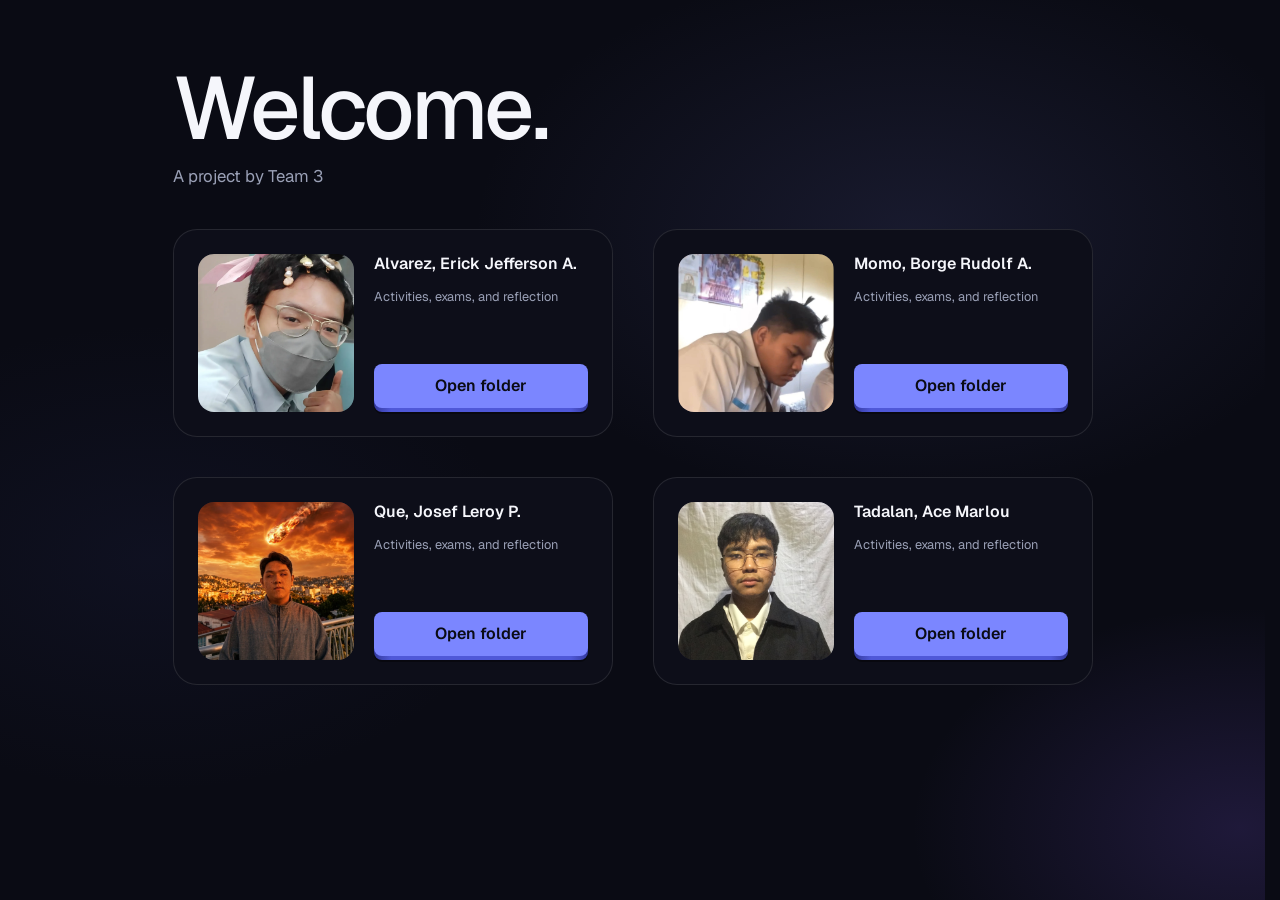
<file: frontend/site/index.html>
<!DOCTYPE html>
<html lang="en">
<head>
<meta charset="utf-8">
<meta name="viewport" content="width=device-width, initial-scale=1">
<title>CPE 212 Portfolio – Team 3</title>
<link rel="preconnect" href="https://fonts.googleapis.com">
<link href="https://fonts.googleapis.com/css2?family=Geist:wght@400;500;600&display=swap" rel="stylesheet">
<link rel="stylesheet" href="style.css">
<script src="transition.js"></script>
</head>
<body>
  <header class="banner">
    <h1>Welcome.</h1>
    <p>A project by Team 3</p>
  </header>

  <main class="members" id="members"></main>

  <script src="students.js"></script>
  <script>
    const root = document.getElementById("members");
    window.STUDENTS.forEach(s => {
      const el = document.createElement("article");
      el.className = "member";
      el.innerHTML = `
        <div class="photo-slot">
          <img class="photo" src="${s.photo}" alt="Photo of ${s.name}"
               onerror="this.parentElement.classList.add('pulse');this.remove()">
        </div>
        <div class="right">
          <h2 class="name">${s.name}</h2>
          <p class="desc">Activities, exams, and reflection</p>
          <a class="button" href="student.html?id=${s.id}">
            <span class="shadow"></span>
            <span class="edge"></span>
            <span class="front"><span>Open folder</span></span>
          </a>
        </div>`;
      root.appendChild(el);
    });
  </script>
</body>
</html>
</file>
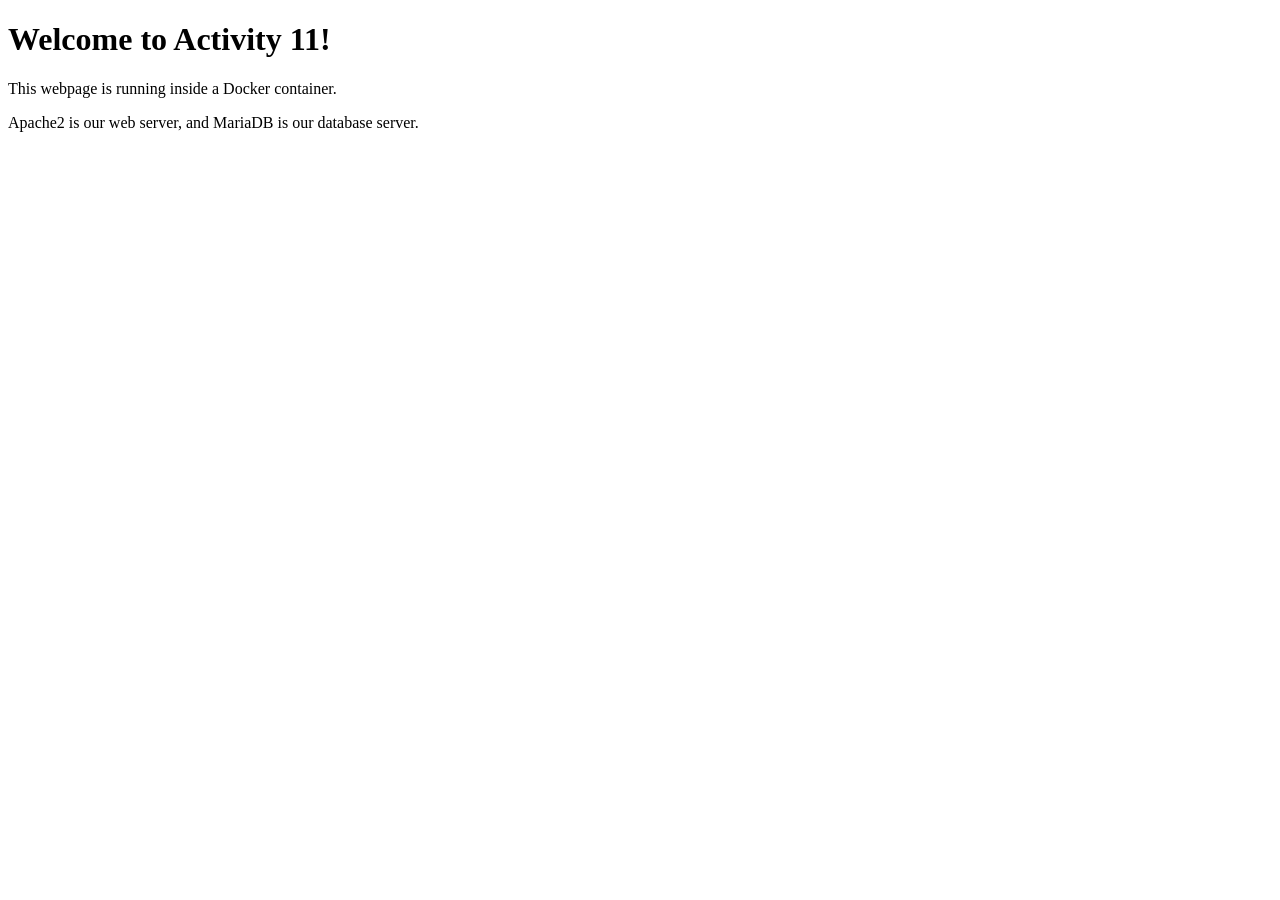
<file: MOMO/FINALS/HOA11/index.html>
<!DOCTYPE html>
<html>
<head>
    <title>Activity 11 - Containerization</title>
</head>
<body>
    <h1>Welcome to Activity 11!</h1>
    <p>This webpage is running inside a Docker container.</p>
    <p>Apache2 is our web server, and MariaDB is our database server.</p>
</body>
</html>
</file>
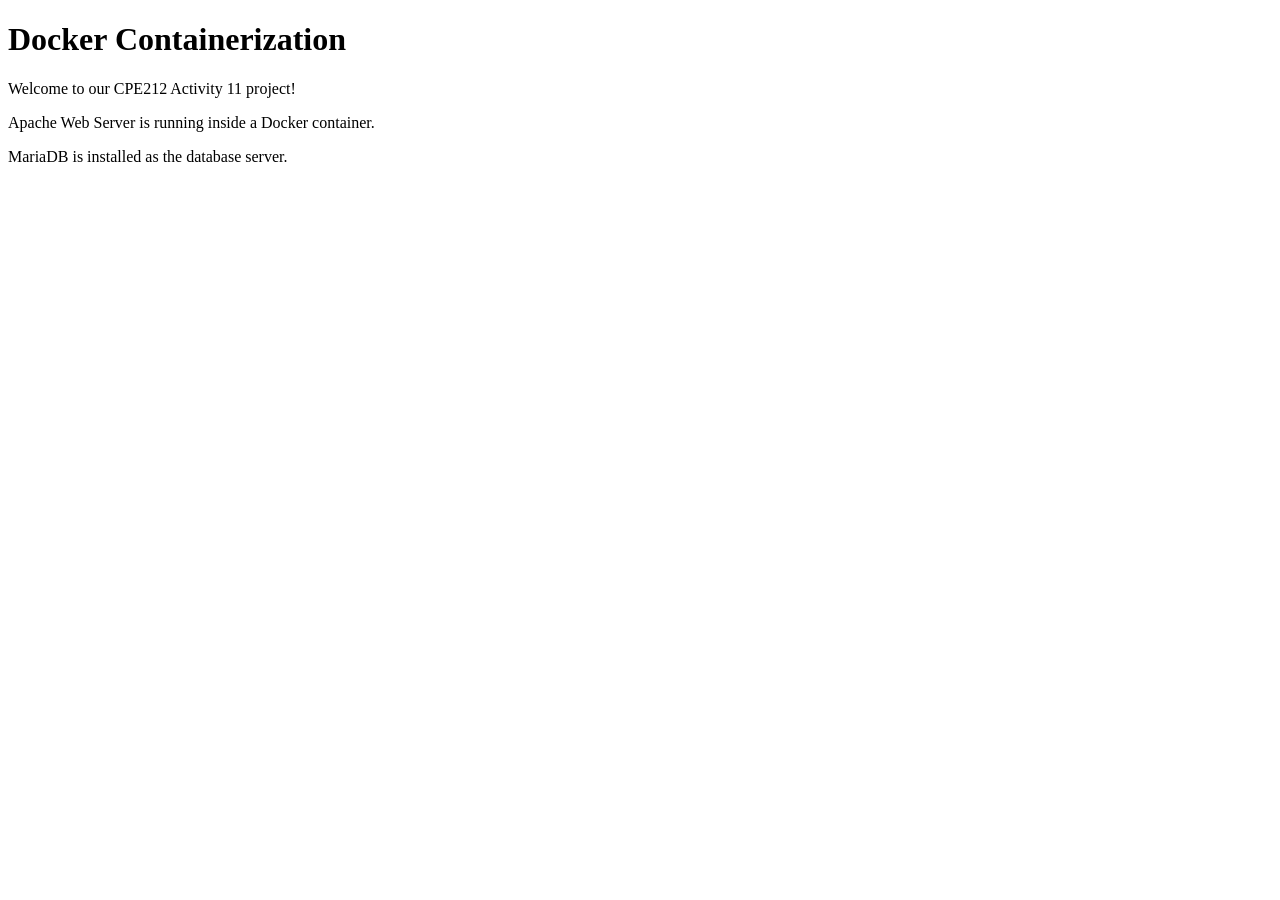
<file: QUE/FINALS/HOA11/index.html>
<!DOCTYPE html>
<html>
<head>
    <title>CPE212 Activity 11</title>
</head>
<body>
    <h1>Docker Containerization</h1>
    <p>Welcome to our CPE212 Activity 11 project!</p>
    <p>Apache Web Server is running inside a Docker container.</p>
    <p>MariaDB is installed as the database server.</p>
</body>
</html>
</file>
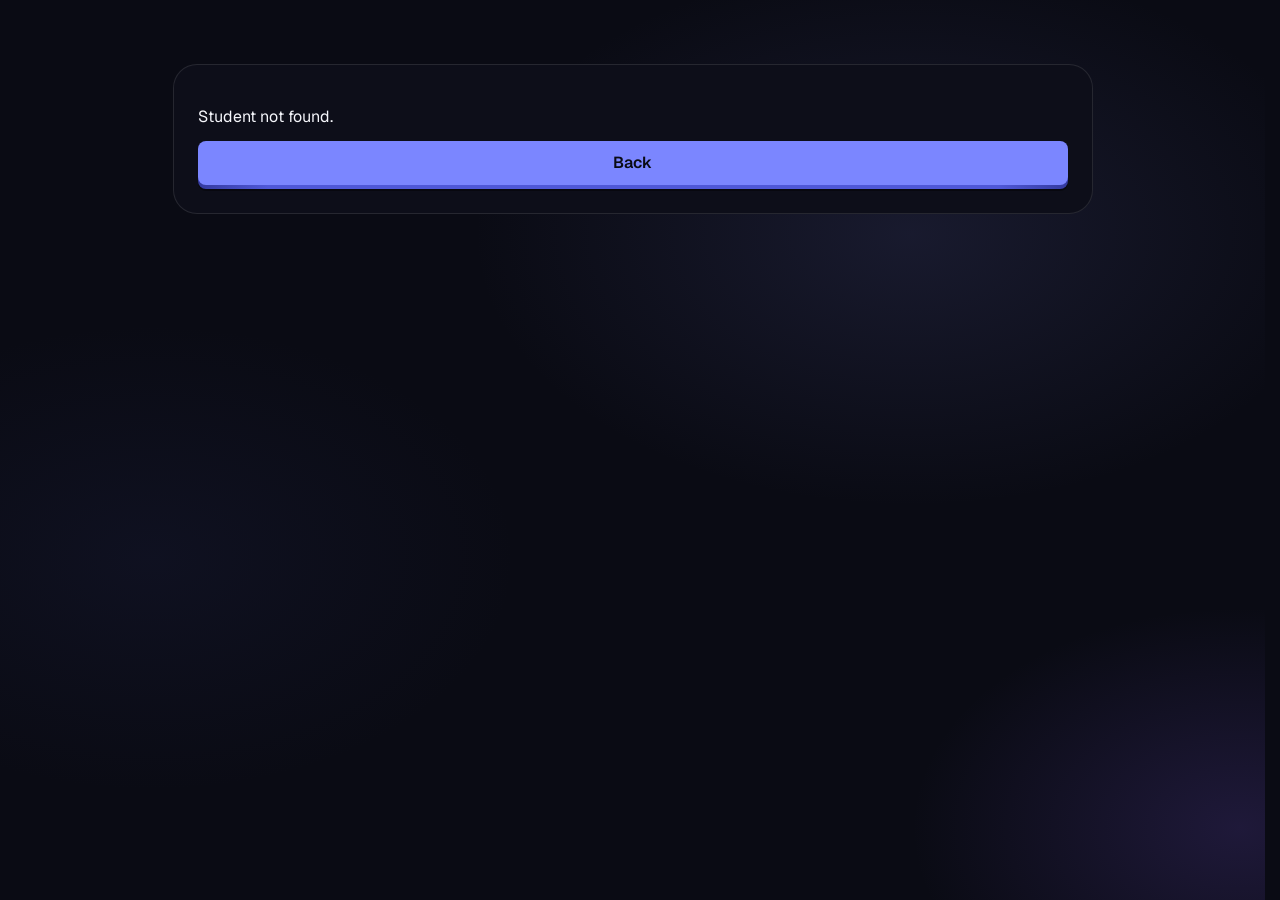
<file: frontend/site/student.html>
<!DOCTYPE html>
<html lang="en">
<head>
<meta charset="utf-8">
<meta name="viewport" content="width=device-width, initial-scale=1">
<title>Student Folder – CPE 212</title>
<link rel="preconnect" href="https://fonts.googleapis.com">
<link href="https://fonts.googleapis.com/css2?family=Geist:wght@400;500;600&display=swap" rel="stylesheet">
<link rel="stylesheet" href="style.css">
<script src="transition.js"></script>
</head>
<body>
  <main class="profile-wrap" id="page"></main>

  <!-- Popup: blurred page + card listing the files of the chosen term -->
  <div class="modal" id="modal" hidden>
    <div class="modal-backdrop" data-close></div>
    <div class="modal-card" role="dialog" aria-modal="true" aria-labelledby="modal-title">
      <button type="button" class="modal-x" data-close aria-label="Close">&times;</button>
      <h3 class="modal-title" id="modal-title"></h3>
      <p class="modal-sub" id="modal-sub"></p>
      <div class="modal-list" id="modal-list"></div>
    </div>
  </div>

  <script src="students.js"></script>
  <script>
    const id = new URLSearchParams(location.search).get("id");
    const s = window.STUDENTS.find(x => x.id === id);
    const page = document.getElementById("page");

    if (!s) {
      page.innerHTML = `<div class="card" style="grid-column:1/-1"><p>Student not found.</p>
        <a class="button" href="index.html"><span class="shadow"></span><span class="edge"></span><span class="front"><span>Back</span></span></a></div>`;
    } else {
      document.title = s.name + " – CPE 212";

      // A term is a list of { label, pdf, extra }. Either link may be left out ("extra" is shown as "Files").
      // Older formats ({ label, href } and { hoa, exam }) still work.
      const itemsOf = t => (t.items || [
        { label: "Hands-on activity", pdf: t.hoa },
        { label: "Exam", pdf: t.exam }
      ]).map(i => ({ label: i.label, pdf: i.pdf || i.href || "", extra: i.extra || i.yaml || "" }));
      const terms = { prelim: "Prelim", midterm: "Midterm", finals: "Finals" };
      const plural = (n, w) => n + " " + w + (n === 1 ? "" : "s");

      // One wallet card per term. Resting: file count. Hovered: PDF / Files breakdown.
      const holder = s.name.split(",")[0].toUpperCase();
      const wcard = cls => {
        const items = itemsOf(s[cls]);
        const pdfs = items.filter(i => i.pdf).length, extras = items.filter(i => i.extra).length;
        return `
        <div class="wcard ${cls}" data-term="${cls}" role="button" tabindex="0" aria-haspopup="dialog"
             aria-label="Open ${terms[cls]} files">
          <div class="wcard-inner">
            <div class="wcard-top">
              <span>${terms[cls]}</span>
              <span class="wcard-count">
                <span class="count-short">${plural(items.length, "file")}</span>
                <span class="count-detail">${pdfs} PDF · ${extras} ${extras === 1 ? "File" : "Files"}</span>
              </span>
              <div class="chip"></div>
            </div>
            <div class="wcard-bottom">
              <div><span class="label">Student</span><span class="value">${holder}</span></div>
            </div>
          </div>
        </div>`;
      };
      const total = ["prelim", "midterm", "finals"].reduce((n, k) => n + itemsOf(s[k]).length, 0);
      const eye = `<path d="M1 12s4-8 11-8 11 8 11 8-4 8-11 8-11-8-11-8z"></path><circle cx="12" cy="12" r="3"></circle>`;

      page.innerHTML = `
        <aside class="profile" id="profile" tabindex="0">
          <div class="flip">
            <div class="flip-front">
              <h2 class="flip-name">${s.name}</h2>
              <p class="flip-program">Computer Engineering</p>
            </div>
            <div class="flip-back">
              <h3 class="flip-title">Contribution</h3>
              <p class="flip-text">${s.contribution}</p>
            </div>
          </div>
        </aside>
        <div class="folder-cell">
          <div class="wallet" id="folder">
            <div class="wallet-back"></div>
            ${wcard("prelim")}${wcard("midterm")}${wcard("finals")}
            <div class="pocket">
              <svg class="pocket-svg" viewBox="0 0 280 160" preserveAspectRatio="none" fill="none" aria-hidden="true">
                <path class="pocket-fill" d="M 0 20 C 0 10, 5 10, 10 10 C 20 10, 25 25, 40 25 L 240 25 C 255 25, 260 10, 270 10 C 275 10, 280 10, 280 20 L 280 120 C 280 155, 260 160, 240 160 L 40 160 C 20 160, 0 155, 0 120 Z"></path>
                <path class="pocket-line" vector-effect="non-scaling-stroke" d="M 8 22 C 8 16, 12 16, 15 16 C 23 16, 27 29, 40 29 L 240 29 C 253 29, 257 16, 265 16 C 268 16, 272 16, 272 22 L 272 120 C 272 150, 255 152, 240 152 L 40 152 C 25 152, 8 152, 8 120 Z"></path>
              </svg>
              <div class="pocket-content">
                <div class="total">
                  <div class="total-stars">••••</div>
                  <div class="total-real">${plural(total, "file")}</div>
                </div>
                <div class="pocket-label">Portfolio folder</div>
                <div class="eye-wrap">
                  <svg class="eye eye-slash" width="20" height="20" viewBox="0 0 24 24" fill="none" stroke-width="2" stroke-linecap="round" stroke-linejoin="round">${eye}<line x1="3" y1="3" x2="21" y2="21"></line></svg>
                  <svg class="eye eye-open" width="20" height="20" viewBox="0 0 24 24" fill="none" stroke-width="2" stroke-linecap="round" stroke-linejoin="round">${eye}</svg>
                </div>
              </div>
            </div>
          </div>
        </div>
        <section class="card reflection">
          <h3>Reflection</h3>
          <p>${s.reflection}</p>
        </section>
        <div class="back-wrap"><a class="button" href="index.html"><span class="shadow"></span><span class="edge"></span><span class="front"><span>Back</span></span></a></div>`;

      // Hover flips the profile card. Touch screens have no hover, so a tap flips it there.
      const profile = document.getElementById("profile");
      profile.addEventListener("click", () => {
        if (matchMedia("(hover:none)").matches) profile.classList.toggle("flipped");
      });

      // ---- Click a card: page blurs, then a card pops up listing that term's files ----
      // A row with only a PDF is one link. A row with PDF and Files gets PDF / Files sub-options.
      const wallet = document.getElementById("folder");
      const modal = document.getElementById("modal");
      const link = (cls, href, html) => `<a class="${cls}" href="${href}" target="_blank" rel="noopener">${html}</a>`;
      const entry = i => {
        const opts = [i.pdf && ["PDF", i.pdf], i.extra && ["Files", i.extra]].filter(Boolean);
        if (!opts.length) return `<div class="entry off"><span>${i.label}</span><span class="entry-type">No file yet</span></div>`;
        if (opts.length === 1) return link("entry", opts[0][1],
          `<span>${i.label}</span><span class="entry-type">${opts[0][0]}</span>`);
        return `<div class="entry-group"><div class="entry-head">${i.label}</div>
          <div class="subs">${opts.map(o => link("sub", o[1], `<span>${o[0]}</span><span class="sub-go">Open</span>`)).join("")}</div></div>`;
      };

      // The popup card grows out of the clicked wallet card (and shrinks back into it on close).
      const mc = modal.querySelector(".modal-card");
      let picked = null, timers = [];
      const later = (fn, ms) => timers.push(setTimeout(fn, ms));
      const clearTimers = () => { timers.forEach(clearTimeout); timers = []; };
      const pose = card => {            // transform that puts the popup card exactly over `card`
        const cr = card.getBoundingClientRect(), mr = mc.getBoundingClientRect();
        mc.style.transform = `translate(${cr.left + cr.width / 2 - (mr.left + mr.width / 2)}px,` +
          `${cr.top + cr.height / 2 - (mr.top + mr.height / 2)}px) scale(${cr.width / mr.width})`;
        mc.style.backgroundColor = getComputedStyle(card).backgroundColor;
      };
      const openModal = card => {
        clearTimers();
        if (picked && picked !== card) picked.classList.remove("picked");
        picked = card;
        const items = itemsOf(s[card.dataset.term]);
        document.getElementById("modal-title").textContent = terms[card.dataset.term];
        document.getElementById("modal-sub").textContent = plural(items.length, "file");
        document.getElementById("modal-list").innerHTML = items.map(entry).join("");
        modal.hidden = false;
        document.body.classList.add("modal-open");
        mc.style.transition = "none"; mc.style.transform = "none"; mc.style.backgroundColor = "";
        pose(card);                      // start exactly on top of the clicked card
        void mc.offsetWidth;             // commit that start position
        mc.style.transition = ""; mc.style.transform = ""; mc.style.backgroundColor = "";
        card.classList.add("picked");    // original card steps aside
        modal.classList.add("show");     // blur ramps up while the card grows to the centre
        later(() => (modal.querySelector("a") || modal.querySelector(".modal-x")).focus({ preventScroll: true }), 500);
      };
      const closeModal = () => {
        clearTimers();
        modal.classList.remove("show");
        document.body.classList.remove("modal-open");
        if (picked) pose(picked);        // shrink back into the wallet card
        const card = picked;
        later(() => { if (card) { card.classList.remove("picked"); card.focus({ preventScroll: true }); } }, 260);
        later(() => { modal.hidden = true; mc.style.transform = ""; mc.style.backgroundColor = ""; }, 340);
      };
      wallet.addEventListener("click", e => { const c = e.target.closest(".wcard"); if (c) openModal(c); });
      wallet.addEventListener("keydown", e => {
        const c = e.target.closest(".wcard");
        if (c && (e.key === "Enter" || e.key === " ")) { e.preventDefault(); openModal(c); }
      });
      modal.addEventListener("click", e => { if (e.target.closest("[data-close]")) closeModal(); });
      document.addEventListener("keydown", e => { if (e.key === "Escape" && !modal.hidden) closeModal(); });
    }
  </script>
</body>
</html>
</file>
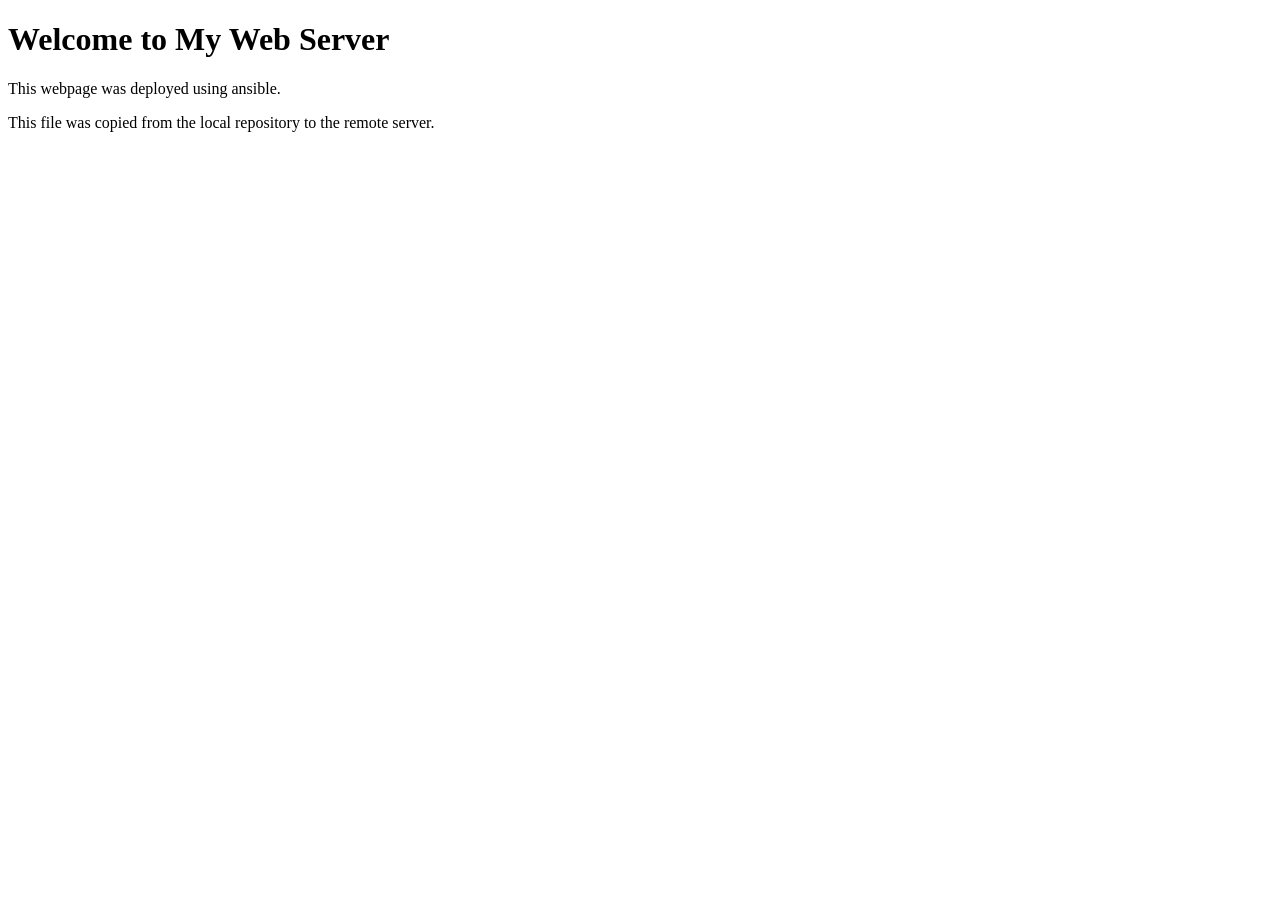
<file: ALVAREZ/MIDTERM/HOA7/files/default_site.html>
<!DOCTYPE html>
<html lang="en">
<head>
    <meta charset="UTF-8">
    <meta name="viewport" content="width=device-width, initial-scale=1.0">
    <title>My Web Server</title>
</head>
<body>

    <h1>Welcome to My Web Server</h1>
    
    <p>This webpage was deployed using ansible.</p>
    <p>This file was copied from the local repository to the remote server.</p>

</body>
</html>
</file>
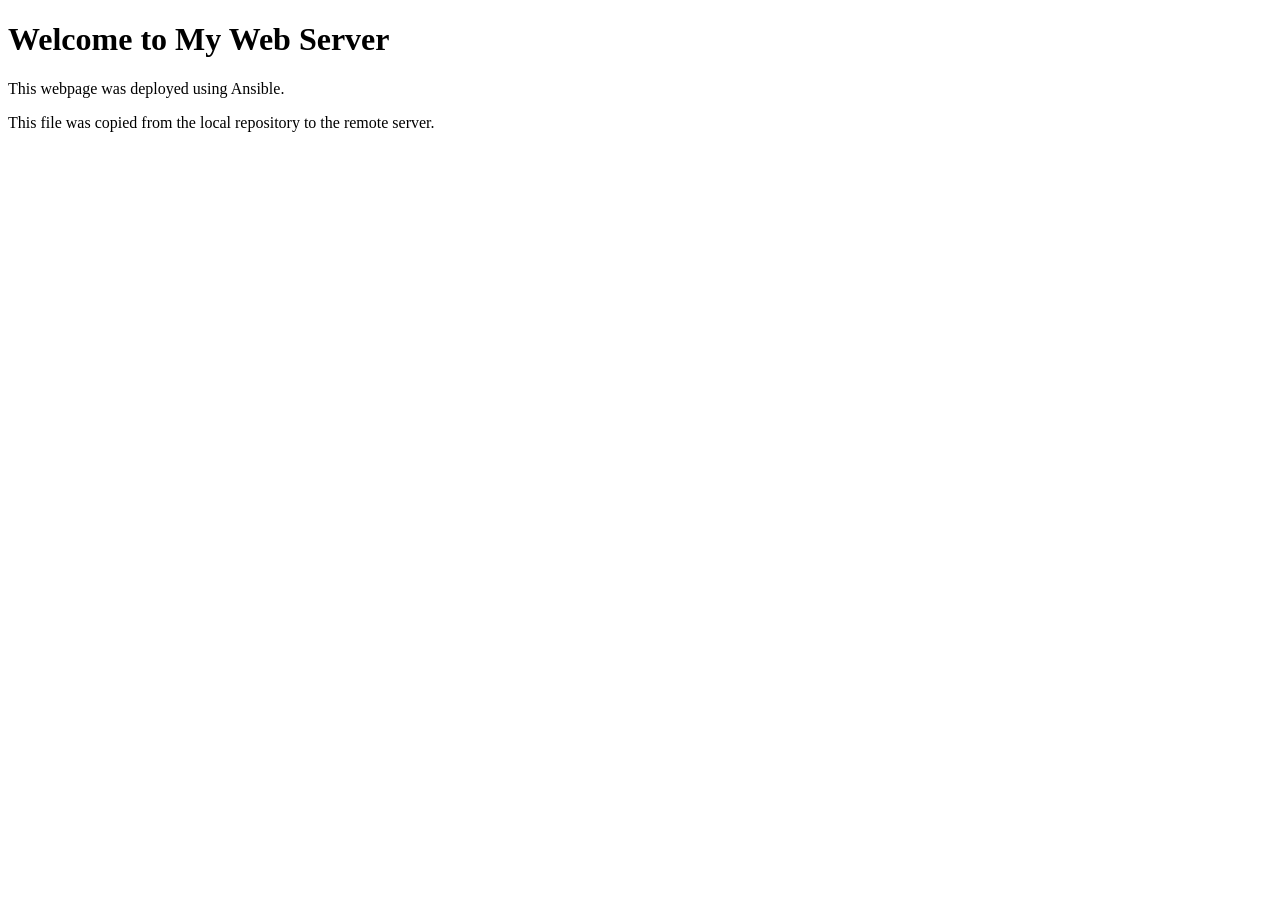
<file: MOMO/MIDTERM/HOA7/files/default_site.html>
<!DOCTYPE html>
<html lang="en">
<head>
	<meta charset="UTF-8">
	<meta name="viewport" content="width=device-width, initial-scale=1.0">
	<title>My Web Server</title>
</head>
<body>

	<h1>Welcome to My Web Server</h1>

	<p>This webpage was deployed using Ansible.</p>
	<p>This file was copied from the local repository to the remote server.</p>
</body>
</html>
</file>
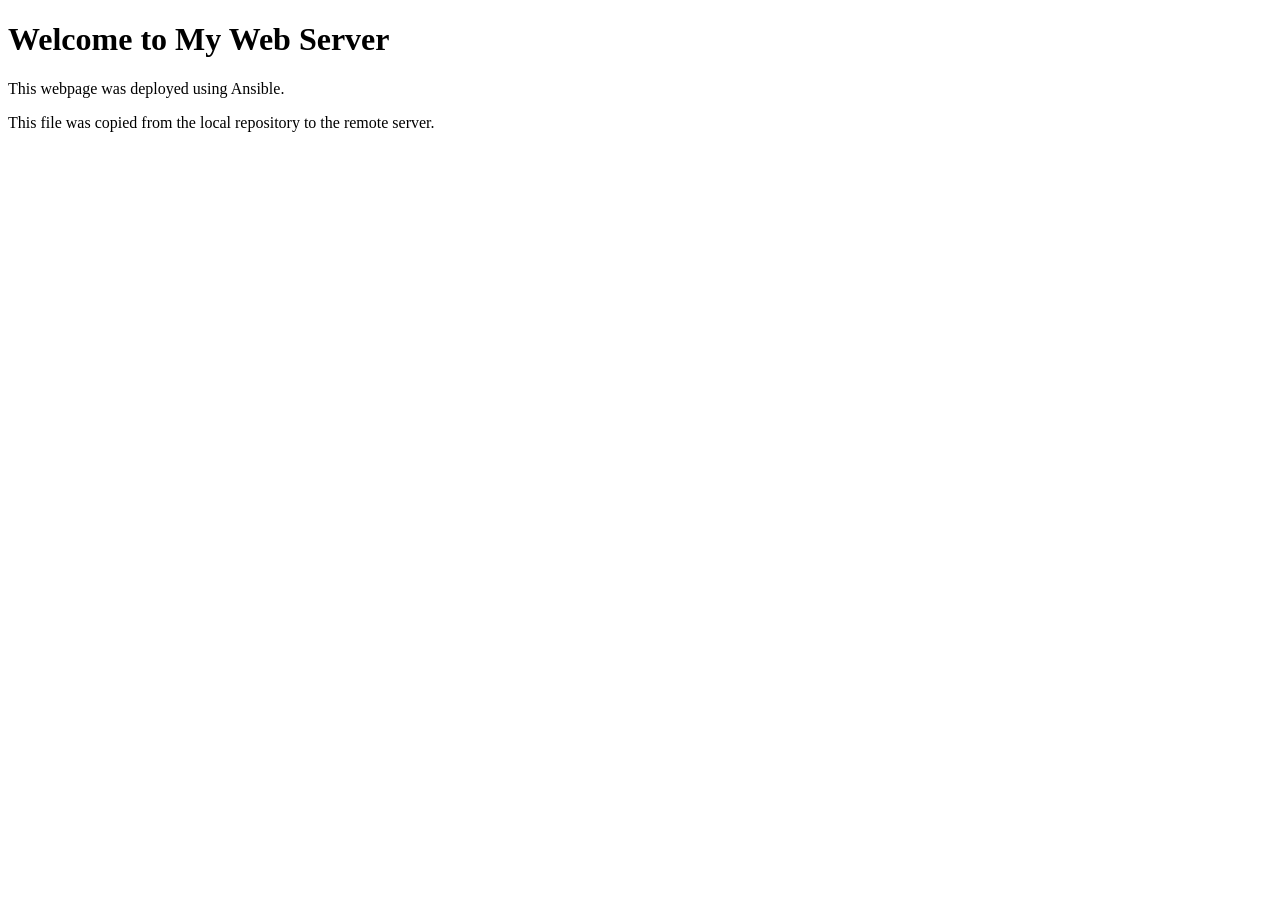
<file: QUE/MIDTERM/HOA7/files/default_site.html>
<!DOCTYPE html>
<html lang="en">
<head>
    <meta charset="UTF-8">
    <meta name="viewport" content="width=device-width, initial-scale=1.0">
    <title>My Web Server</title>
</head>
<body>
    <h1>Welcome to My Web Server</h1>
    <p>This webpage was deployed using Ansible.</p>
    <p>This file was copied from the local repository to the remote server.</p>
</body>
</html>
</file>
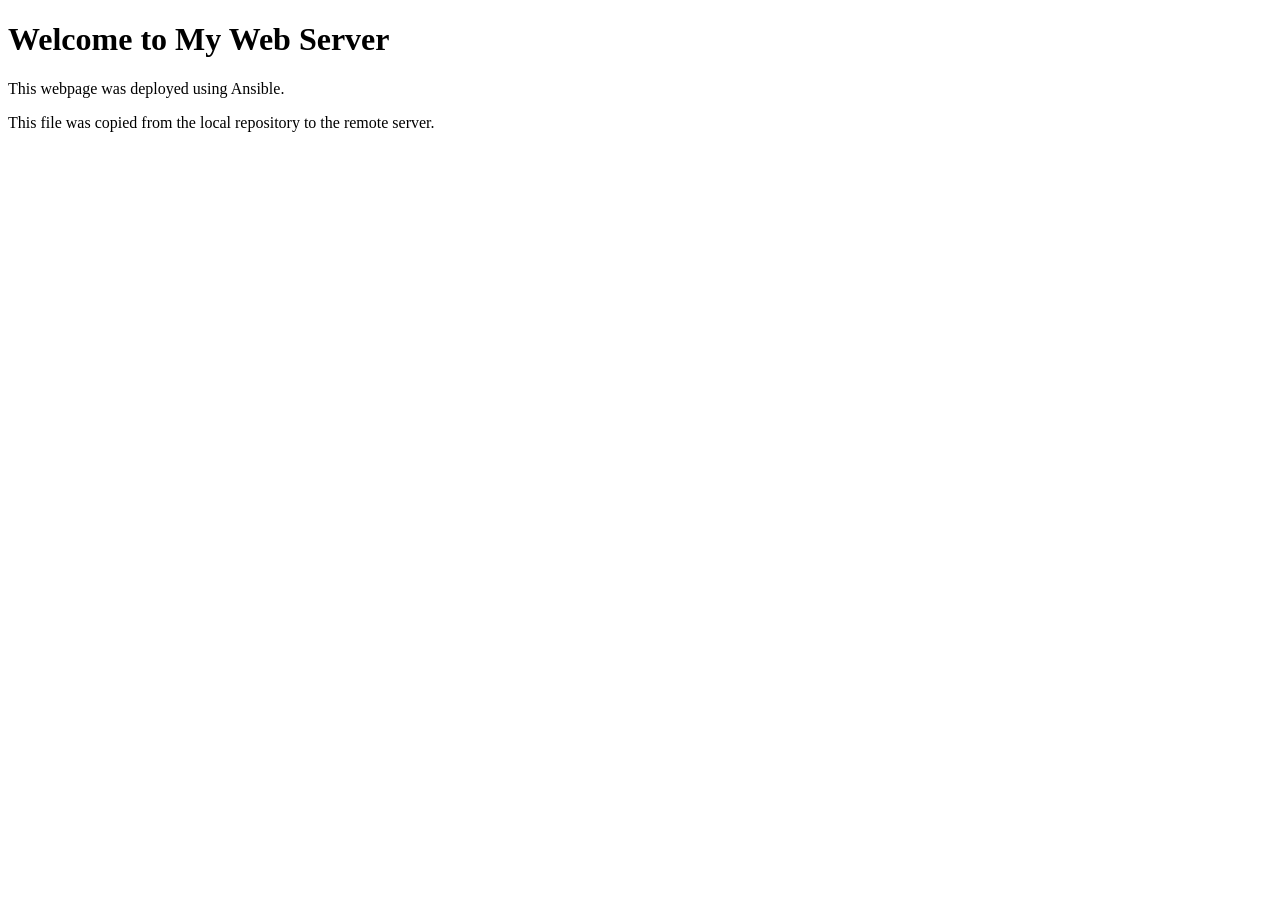
<file: TADALAN/MIDTERM/HOA7/files/default_site.html>
<!DOCTYPE html>
<html lang="en">
<head>
    <meta charset="UTF-8">
    <meta name="viewport" content="width=device-width, initial-scale=1.0">
    <title>My Web Server</title>
</head>
<body>

    <h1>Welcome to My Web Server</h1>

    <p>This webpage was deployed using Ansible.</p>
    <p>This file was copied from the local repository to the remote server.</p>

</body>
</html>
</file>
<file: frontend/site/style.css>
/* ---------- Palette: deep navy with soft indigo/purple glows ---------- */
:root{
  --bg:#0a0b14; --card:#0d0e19; --line:rgba(255,255,255,.1); --line-strong:rgba(255,255,255,.28);
  --ink:#f5f6fb; --muted:#9aa0b6;
  --photo:#151729; --accent:#7b86ff;
  --f1:#15172b; --f2:#1b1e38; --f3:#232748;
  --mc-bg:#0d0e19; --mc-block:#171a2e;
  --flip-shadow:0 10px 30px rgba(0,0,0,.45);
  --b-front:#7b86ff; --b-edge-d:#343a9e; --b-edge-m:#4f58d8; --b-text:#0a0b14;
  --r:24px; --w:920px; --gap:40px;      /* one radius, one content width, one spacing step */
}

*{box-sizing:border-box}
html{scrollbar-gutter:stable}
body{margin:0;color:var(--ink);
  background-color:var(--bg);
  background-image:
    radial-gradient(48% 42% at 72% 26%,rgba(82,86,150,.20),transparent 72%),
    radial-gradient(36% 34% at 98% 92%,rgba(104,74,190,.22),transparent 72%),
    radial-gradient(40% 36% at 12% 62%,rgba(46,52,110,.14),transparent 72%);
  background-attachment:fixed;
  font-family:"Geist","Inter Tight",system-ui,-apple-system,"Segoe UI",sans-serif;
  line-height:1.5;min-height:100vh;display:flex;flex-direction:column;align-items:center;
  padding:64px 24px;gap:var(--gap);-webkit-font-smoothing:antialiased;}

/* ---------- Page transition: opacity only, so nothing moves or re-aligns ---------- */
@keyframes page-in{from{opacity:0}to{opacity:1}}
body > :not(script):not(.modal){animation:page-in .4s ease backwards}
body.leaving > :not(script){opacity:0;transition:opacity .35s ease}

.banner{width:min(var(--w),100%)}
.banner h1{margin:0;font-weight:500;font-size:clamp(2.6rem,9vw,5.5rem);letter-spacing:-.04em;line-height:1}
.banner p{margin:12px 0 0;color:var(--muted);font-size:1.05rem}

/* ---------- Card ---------- */
.card{border:1px solid var(--line);border-radius:var(--r);background:var(--card);padding:24px}
.photo{aspect-ratio:1/1;width:100%;background:var(--photo);border-radius:16px;object-fit:cover;display:block}

/* ---------- Main page card (skeleton-style layout, real content) ---------- */
.members{width:min(var(--w),100%);display:grid;grid-template-columns:repeat(2,1fr);gap:var(--gap)}
.member{
  display:flex;gap:1.25rem;min-height:13rem;padding:1.5rem;
  background:var(--mc-bg);border:1px solid var(--line);border-radius:var(--r);
}
.member .photo-slot{position:relative;flex:none;width:40%;align-self:stretch;border-radius:16px;background:var(--mc-block);overflow:hidden}
/* The photo fills the slot (any size/ratio is cropped to fit) and never changes the card height */
.member .photo{position:absolute;inset:0;width:100%;height:100%;aspect-ratio:auto;border-radius:0;background:transparent;
  object-fit:cover;object-position:center 20%}
.member .photo-slot.pulse{animation:pulse 2s cubic-bezier(.4,0,.6,1) alternate-reverse infinite}
.member .right{display:flex;flex:1 1 0%;flex-direction:column;gap:.75rem;min-width:0}
.member .name{margin:0;font-size:1rem;font-weight:600;line-height:1.3}
.member .desc{margin:0;font-size:.8rem;color:var(--muted)}
.member .button{margin-top:auto}
@keyframes pulse{to{opacity:.2}}

/* ---------- 3D push button (main page) ---------- */
.button{position:relative;display:block;border:none;background:transparent;padding:0;outline:none;
  cursor:pointer;font-family:inherit;text-decoration:none}
.button .shadow{position:absolute;top:0;left:0;width:100%;height:100%;background:rgba(0,0,0,.4);
  border-radius:8px;transform:translateY(2px);transition:transform 600ms cubic-bezier(.3,.7,.4,1)}
.button .edge{position:absolute;top:0;left:0;width:100%;height:100%;border-radius:8px;
  background:linear-gradient(to left,var(--b-edge-d) 0%,var(--b-edge-m) 8%,var(--b-edge-m) 92%,var(--b-edge-d) 100%)}
.button .front{position:relative;display:flex;align-items:center;justify-content:center;
  padding:10px 22px;font-size:1rem;font-weight:600;color:var(--b-text);background:var(--b-front);
  border-radius:8px;transform:translateY(-4px);transition:transform 600ms cubic-bezier(.3,.7,.4,1)}
.button:hover .shadow{transform:translateY(4px);transition:transform 250ms cubic-bezier(.3,.7,.4,1.5)}
.button:hover .front{transform:translateY(-6px);transition:transform 250ms cubic-bezier(.3,.7,.4,1.5)}
.button:active .shadow{transform:translateY(1px);transition:transform 34ms}
.button:active .front{transform:translateY(-2px);transition:transform 34ms}
.button .front span{user-select:none}
.button:focus-visible{outline:2px solid var(--accent);outline-offset:4px;border-radius:8px}

a:focus-visible{outline:2px solid var(--accent);outline-offset:4px}

/* ---------- Student page ---------- */
.profile-wrap{width:min(var(--w),100%);display:grid;grid-template-columns:240px repeat(3,1fr);
  grid-template-rows:auto auto auto;gap:var(--gap)}
/* ---------- Student card: hover to flip (name + program / contribution) ---------- */
.profile{grid-column:1;grid-row:1 / span 2;align-self:start;width:240px;height:320px;
  perspective:1000px;outline:none;-webkit-tap-highlight-color:transparent;user-select:none}
.profile:focus-visible{outline:2px solid var(--accent);outline-offset:6px;border-radius:var(--r)}
.flip{position:relative;width:100%;height:100%;text-align:center;
  transition:transform .8s;transform-style:preserve-3d}
.profile:hover .flip,.profile:focus-visible .flip,.profile.flipped .flip{transform:rotateY(180deg)}
.flip-front,.flip-back{
  position:absolute;display:flex;flex-direction:column;justify-content:center;
  width:100%;height:100%;padding:24px;border-radius:var(--r);box-shadow:var(--flip-shadow);
  -webkit-backface-visibility:hidden;backface-visibility:hidden;
}
.flip-front{background:var(--mc-bg);color:var(--ink);border:1px solid var(--line);gap:8px}
.flip-back{background:var(--b-front);color:var(--b-text);border:1px solid var(--b-edge-m);
  transform:rotateY(180deg);text-align:left;justify-content:flex-start;gap:12px}
.flip-name{margin:0;font-size:1.4rem;font-weight:600;line-height:1.25}
.flip-program{margin:0;font-size:.9rem;color:var(--muted)}
.flip-title{margin:0;font-size:1.1rem;font-weight:600}
.flip-text{margin:0;flex:1;overflow:auto;font-size:.95rem;line-height:1.55;opacity:.9}

.term h3,.reflection h3{margin:0 0 10px;font-size:.95rem;font-weight:600;text-align:left;
  padding-bottom:10px;border-bottom:1px solid var(--line)}
.reflection{grid-column:2 / 5;grid-row:2;min-height:130px}
.reflection p{margin:0;font-size:.95rem;color:var(--muted);max-width:60ch}
.back-wrap{grid-column:1;grid-row:3}


/* ---------- Wallet folder: pocket + three term cards that fan out on hover ---------- */
.folder-cell{grid-column:2 / 5;grid-row:1;display:flex;flex-direction:column;align-items:center;justify-content:flex-end;padding-top:120px}
.wallet{position:relative;width:min(360px,100%);height:346px;cursor:pointer;transition:transform .4s ease}
.wallet:is(:hover,:focus-within){transform:translateY(-5px)}

.wallet::before,.wallet::after{content:none!important}  /* no helper text under the wallet */
.wallet-back{position:absolute;bottom:0;left:0;width:100%;height:200px;z-index:5;
  background:var(--b-edge-m);border-radius:22px 22px 60px 60px;
  box-shadow:inset 0 25px 35px rgba(0,0,0,.4),inset 0 5px 15px rgba(0,0,0,.5)}

/* term cards */
.wcard{position:absolute;left:10px;width:calc(100% - 20px);height:140px;padding:18px;border-radius:16px;
  color:var(--ink);border:1px solid var(--line-strong);outline:none;
  box-shadow:inset 0 1px 1px rgba(255,255,255,.12),0 -4px 15px rgba(0,0,0,.25);
  transition:transform .6s cubic-bezier(.34,1.56,.64,1),z-index 0s;
  animation:slideIntoPocket .8s cubic-bezier(.2,.8,.2,1) backwards}
.wcard.prelim {background:var(--f1);bottom:90px;z-index:10;animation-delay:.1s}
.wcard.midterm{background:var(--f2);bottom:65px;z-index:20;animation-delay:.2s}
.wcard.finals {background:var(--f3);bottom:40px;z-index:30;animation-delay:.3s}
@keyframes slideIntoPocket{0%{transform:translateY(-100px);opacity:0}100%{transform:translateY(0);opacity:1}}
.wcard:focus-visible{box-shadow:0 0 0 2px var(--accent)}

.wcard-inner{display:flex;flex-direction:column;justify-content:space-between;height:100%}
.wcard-top{display:flex;justify-content:space-between;align-items:center;gap:10px;font-size:.9rem;font-weight:600;
  text-transform:uppercase;letter-spacing:1px}
.chip{width:32px;height:24px;background:rgba(255,255,255,.12);border-radius:4px;border:1px solid rgba(255,255,255,.1)}
.wcard-bottom{display:flex;justify-content:space-between;align-items:flex-end}
.label{display:block;margin-bottom:2px;font-size:.5rem;text-transform:uppercase;opacity:.7}
.value{font-size:.65rem;font-weight:500;letter-spacing:.04em}
.wcard-count{margin-left:auto;text-transform:none;font-weight:500;white-space:nowrap}
.count-short{font-size:.8rem;letter-spacing:.04em;color:var(--muted)}
.count-detail{display:none;font-size:.75rem;letter-spacing:.04em;font-family:ui-monospace,monospace;color:var(--accent)}

/* the pocket in front */
.pocket{position:absolute;bottom:0;left:0;width:100%;height:160px;z-index:40;
  filter:drop-shadow(0 15px 25px rgba(0,0,0,.4));pointer-events:none}
.pocket-svg{position:absolute;inset:0;width:100%;height:100%}
.pocket-fill{fill:var(--b-front)}
.pocket-line{stroke:var(--b-edge-m);stroke-width:1.5;stroke-dasharray:6 4}
.pocket-content{position:absolute;top:45px;width:100%;display:flex;flex-direction:column;align-items:center;gap:8px;
  text-align:center;color:var(--b-text)}
.total{position:relative;height:26px;width:100%}
.total-stars{font-size:1.5rem;letter-spacing:4px;line-height:26px;transition:.3s}
.total-real{position:absolute;top:0;left:50%;transform:translate(-50%,10px);opacity:0;white-space:nowrap;
  font-size:1.35rem;font-weight:600;line-height:26px;transition:.3s}
.pocket-label{font-size:.75rem;font-weight:600;opacity:.7}
.eye-wrap{position:relative;width:20px;height:20px;margin-top:2px;opacity:.35;transition:.3s}
.eye{position:absolute;top:0;left:0;stroke:var(--b-text);transition:.3s}
.eye-open{opacity:0}

/* hover: wallet opens and the cards fan out */
.wallet:is(:hover,:focus-within) .eye-wrap{opacity:1}
.wallet:is(:hover,:focus-within) .prelim {transform:translateY(-75px) rotate(-3deg)}
.wallet:is(:hover,:focus-within) .midterm{transform:translateY(-45px) rotate(2deg)}
.wallet:is(:hover,:focus-within) .finals {transform:translateY(-10px)}
.wallet:is(:hover,:focus-within) .total-stars{opacity:0}
.wallet:is(:hover,:focus-within) .total-real{opacity:1;transform:translate(-50%,0)}
.wallet:is(:hover,:focus-within) .eye-slash{opacity:0;transform:scale(.5)}
.wallet:is(:hover,:focus-within) .eye-open{opacity:1;transform:scale(1.1)}

/* hover one card: it nudges up (it never covers the other cards) and shows its PDF / Files count */
.wallet:is(:hover,:focus-within) .prelim:is(:hover,:focus-visible) {transform:translateY(-90px) rotate(-3deg)}
.wallet:is(:hover,:focus-within) .midterm:is(:hover,:focus-visible){transform:translateY(-60px) rotate(2deg)}
.wallet:is(:hover,:focus-within) .finals:is(:hover,:focus-visible) {transform:translateY(-25px)}
.wcard:is(:hover,:focus-visible) .count-short{display:none}
.wcard:is(:hover,:focus-visible) .count-detail{display:inline}
.wcard:is(:hover,:focus-visible){border-color:var(--accent)}

/* clicked: the card hands over to the popup card, which grows out of it */
.wcard{transition:transform .6s cubic-bezier(.34,1.56,.64,1),z-index 0s,opacity .1s ease}
.wcard.picked{opacity:0;pointer-events:none}

/* ---------- File popup: page blurs, then a card pops up and lists the files ---------- */
.modal{position:fixed;inset:0;z-index:100;display:flex;align-items:center;justify-content:center;padding:24px}
.modal[hidden]{display:none}
.modal-backdrop{position:absolute;inset:0;background:rgba(6,7,14,0);
  -webkit-backdrop-filter:blur(0);backdrop-filter:blur(0);
  transition:background .25s ease,backdrop-filter .25s ease,-webkit-backdrop-filter .25s ease}
.modal.show .modal-backdrop{background:rgba(6,7,14,.6);-webkit-backdrop-filter:blur(12px);backdrop-filter:blur(12px)}
.modal-card{position:relative;width:min(440px,100%);max-height:min(80vh,640px);display:flex;flex-direction:column;
  padding:28px 28px 20px;background:var(--card);border:1px solid var(--line-strong);border-radius:var(--r);
  box-shadow:0 24px 60px rgba(0,0,0,.6);will-change:transform;
  transition:transform .36s cubic-bezier(.22,.8,.3,1),background-color .36s ease}
.modal-card > *{opacity:0;transition:opacity .1s ease}
.modal.show .modal-card > *{opacity:1;transition:opacity .2s ease .12s}
.modal-x{position:absolute;top:14px;right:14px;width:32px;height:32px;border:0;border-radius:8px;background:transparent;
  color:var(--muted);font-size:1.5rem;line-height:1;cursor:pointer}
.modal-x:hover{color:var(--ink);background:rgba(255,255,255,.08)}
.modal-x:focus-visible{outline:2px solid var(--accent)}
.modal-title{margin:0;font-size:1.6rem;font-weight:600}
.modal-sub{margin:2px 0 16px;font-size:.85rem;color:var(--muted)}
.modal-list{overflow-y:auto;overscroll-behavior:contain;display:flex;flex-direction:column;gap:10px;padding:2px 2px 8px;
  scrollbar-width:thin;scrollbar-color:rgba(255,255,255,.25) transparent}
.entry,.entry-group{border:1px solid var(--line);border-radius:14px;background:var(--f1)}
.entry{display:flex;justify-content:space-between;align-items:center;padding:13px 16px;color:var(--ink);
  text-decoration:none;font-weight:500;transition:border-color .2s,background .2s,transform .2s}
.entry:hover,.entry:focus-visible{border-color:var(--accent);background:var(--f2);transform:translateY(-1px)}
.entry-type,.sub-go{font-size:.72rem;font-weight:600;letter-spacing:.05em;color:var(--muted)}
.entry:hover .entry-type{color:var(--accent)}
.entry.off{color:var(--muted);border-style:dashed}
.entry-group{padding:13px 12px 12px}
.entry-head{padding:0 4px 10px;font-weight:500}
.subs{display:flex;flex-direction:column;gap:6px;margin-left:12px;padding-left:12px;border-left:2px solid var(--b-edge-m)}
.sub{display:flex;justify-content:space-between;align-items:center;padding:9px 12px;border-radius:10px;
  background:var(--f2);color:var(--ink);text-decoration:none;font-size:.9rem;font-weight:600;
  border:1px solid transparent;transition:border-color .2s,background .2s}
.sub:hover,.sub:focus-visible{border-color:var(--accent);background:var(--f3)}
.sub:hover .sub-go{color:var(--accent)}
body.modal-open{overflow:hidden}

/* ---------- Responsive ---------- */
@media (max-width:760px){
  body{padding:40px 20px}
  .members,.profile-wrap{gap:28px}
  .members{grid-template-columns:1fr}
  .profile-wrap{grid-template-columns:1fr 1fr}
  .profile,.folder-cell,.reflection,.back-wrap{grid-column:1 / 3;grid-row:auto}
}
@media (max-width:480px){
  .profile-wrap{grid-template-columns:1fr}
  .profile,.folder-cell,.reflection,.back-wrap{grid-column:1}
}
@media (prefers-reduced-motion:reduce){
  *{transition:none!important}
  .pulse,.wcard{animation:none!important}
  body{animation:none}
}
</file>
